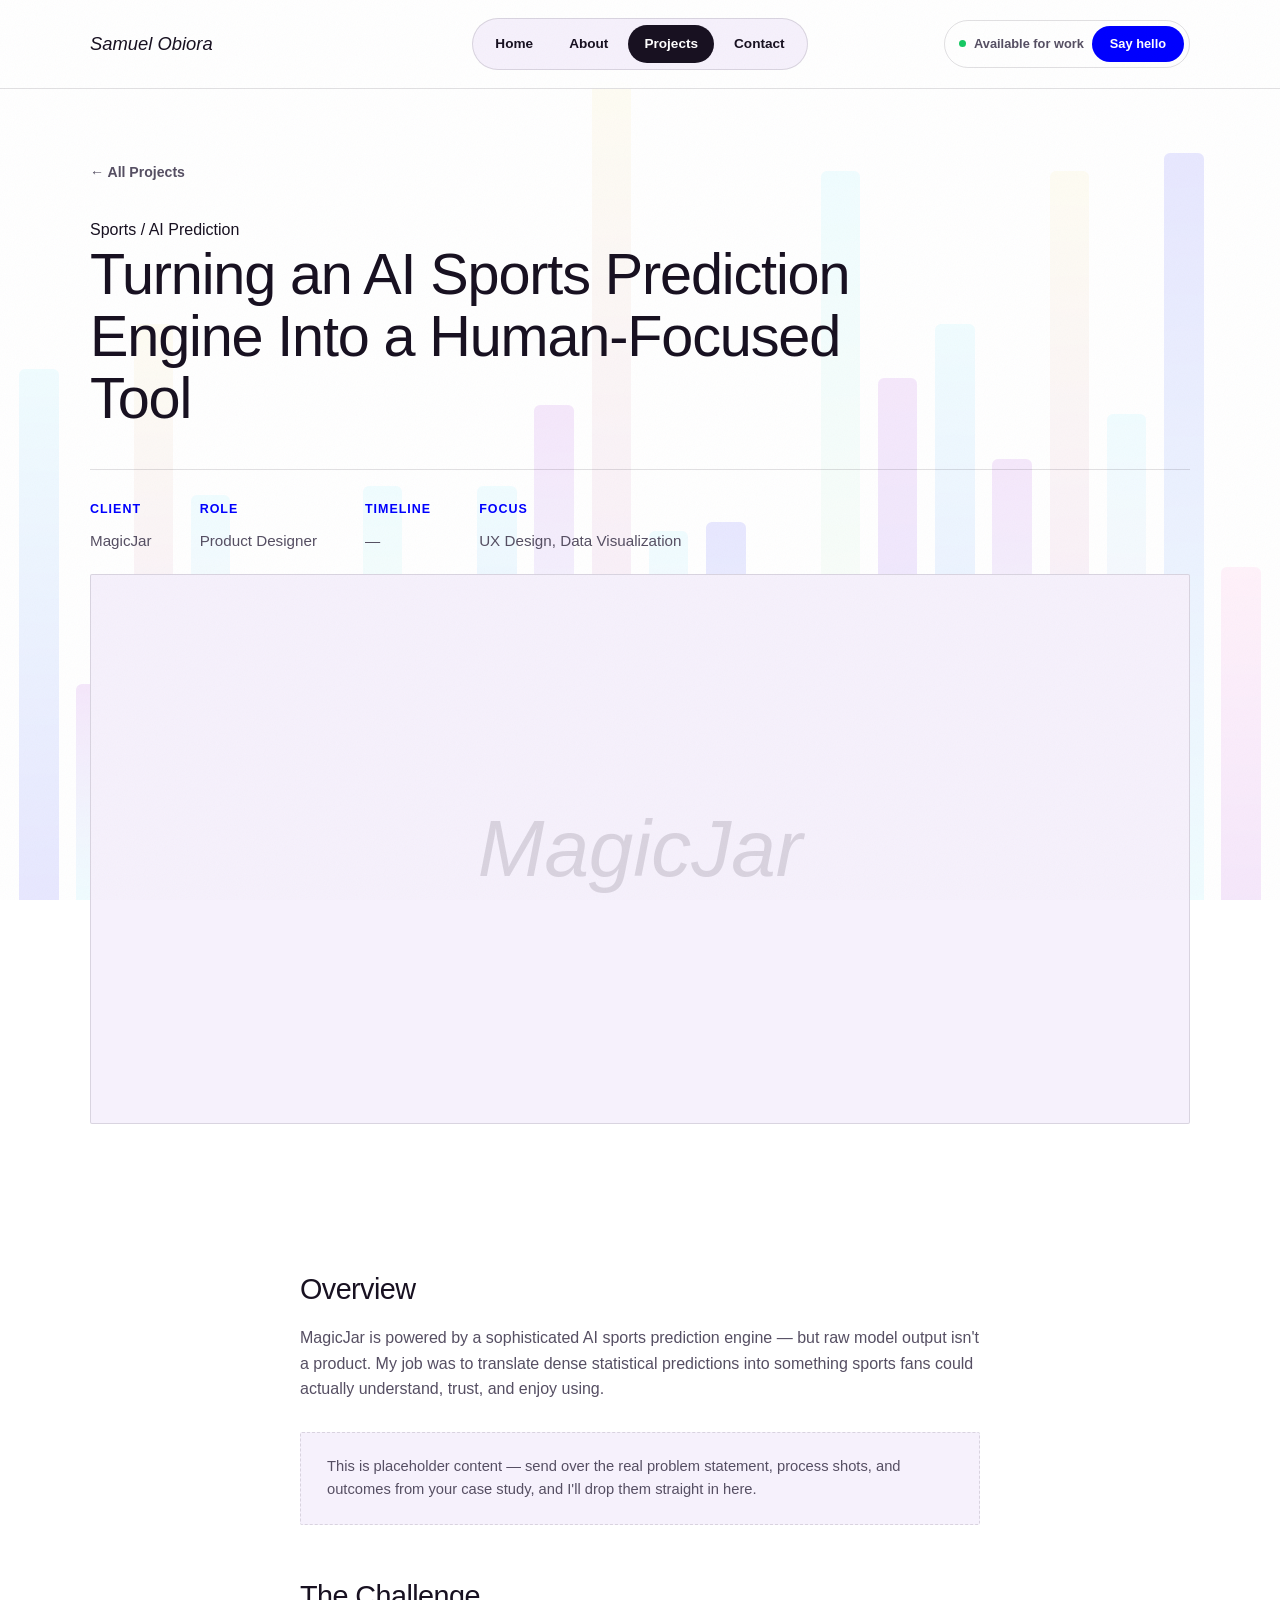
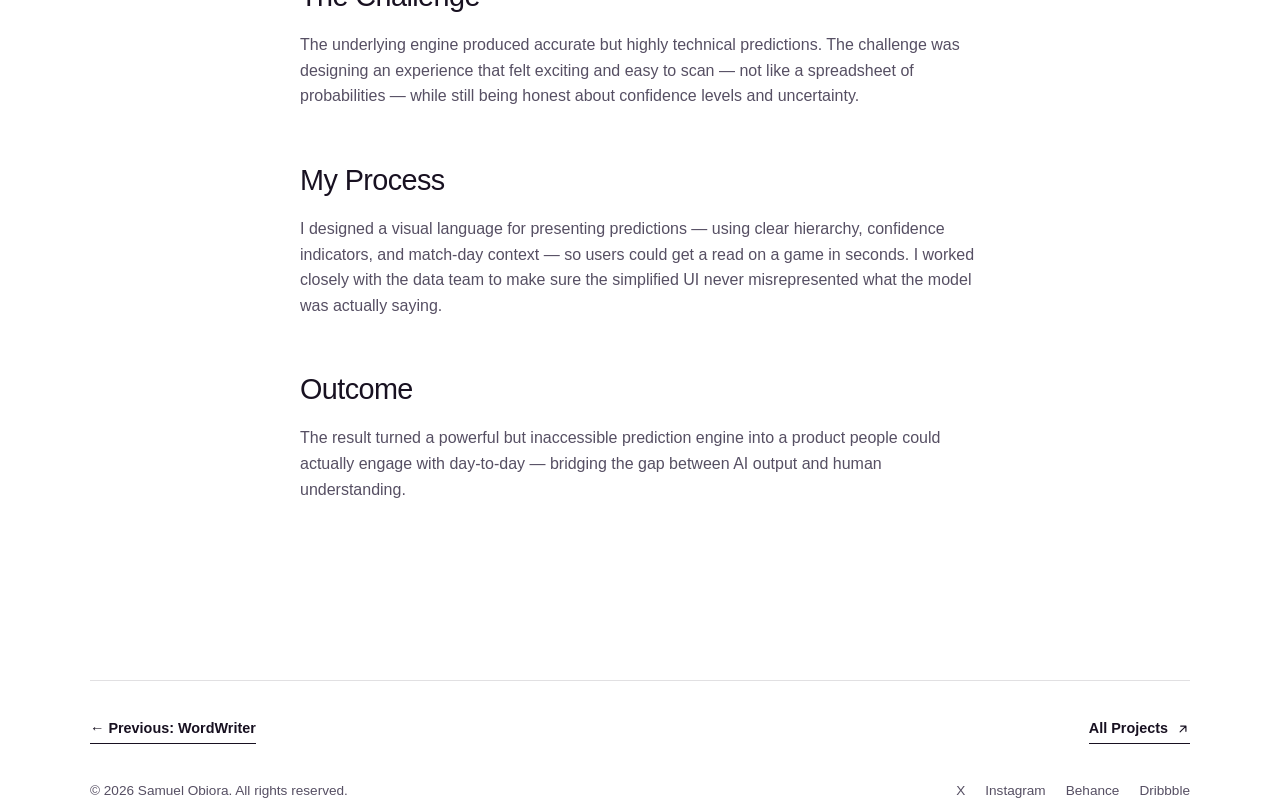
<file: project-magicjar.html>
<!DOCTYPE html>
<html lang="en">
<head>
<meta charset="UTF-8">
<meta name="viewport" content="width=device-width, initial-scale=1.0">
<title>MagicJar — Case Study | Samuel Obiora</title>
<link rel="stylesheet" href="styles.css">
</head>
<body>
<div class="page-holo-bg" aria-hidden="true">
  <div class="bar" style="--h:59%; --c1:#5ce1ff; --c2:#0000FF; --dur:6.3s; --del:0.47s;"></div>
  <div class="bar" style="--h:24%; --c1:#9400D3; --c2:#5ce1ff; --dur:3.4s; --del:0.64s;"></div>
  <div class="bar" style="--h:64%; --c1:#f2e07c; --c2:#9400D3; --dur:5.1s; --del:1.09s;"></div>
  <div class="bar" style="--h:45%; --c1:#5ce1ff; --c2:#ff6ec7; --dur:3.3s; --del:0.52s;"></div>
  <div class="bar" style="--h:26%; --c1:#0000FF; --c2:#5ce1ff; --dur:4.0s; --del:0.66s;"></div>
  <div class="bar" style="--h:25%; --c1:#ff6ec7; --c2:#9400D3; --dur:5.9s; --del:0.15s;"></div>
  <div class="bar" style="--h:46%; --c1:#5ce1ff; --c2:#f2e07c; --dur:5.3s; --del:0.7s;"></div>
  <div class="bar" style="--h:25%; --c1:#9400D3; --c2:#0000FF; --dur:5.1s; --del:0.48s;"></div>
  <div class="bar" style="--h:46%; --c1:#5ce1ff; --c2:#0000FF; --dur:3.4s; --del:1.03s;"></div>
  <div class="bar" style="--h:55%; --c1:#9400D3; --c2:#5ce1ff; --dur:4.6s; --del:0.65s;"></div>
  <div class="bar" style="--h:91%; --c1:#f2e07c; --c2:#9400D3; --dur:4.2s; --del:0.98s;"></div>
  <div class="bar" style="--h:41%; --c1:#5ce1ff; --c2:#ff6ec7; --dur:3.5s; --del:0.69s;"></div>
  <div class="bar" style="--h:42%; --c1:#0000FF; --c2:#5ce1ff; --dur:4.4s; --del:0.66s;"></div>
  <div class="bar" style="--h:26%; --c1:#ff6ec7; --c2:#9400D3; --dur:5.1s; --del:0.74s;"></div>
  <div class="bar" style="--h:81%; --c1:#5ce1ff; --c2:#f2e07c; --dur:5.4s; --del:0.51s;"></div>
  <div class="bar" style="--h:58%; --c1:#9400D3; --c2:#0000FF; --dur:4.7s; --del:1.11s;"></div>
  <div class="bar" style="--h:64%; --c1:#5ce1ff; --c2:#0000FF; --dur:4.2s; --del:0.95s;"></div>
  <div class="bar" style="--h:49%; --c1:#9400D3; --c2:#5ce1ff; --dur:3.5s; --del:0.36s;"></div>
  <div class="bar" style="--h:81%; --c1:#f2e07c; --c2:#9400D3; --dur:6.1s; --del:0.88s;"></div>
  <div class="bar" style="--h:54%; --c1:#5ce1ff; --c2:#ff6ec7; --dur:5.2s; --del:0.09s;"></div>
  <div class="bar" style="--h:83%; --c1:#0000FF; --c2:#5ce1ff; --dur:4.6s; --del:0.91s;"></div>
  <div class="bar" style="--h:37%; --c1:#ff6ec7; --c2:#9400D3; --dur:6.3s; --del:0.51s;"></div>
</div>


<header>
  <nav class="nav">
    <a href="index.html" class="logo">Samuel Obiora</a>
    <ul class="nav-links">
      <li><a href="index.html">Home</a></li>
      <li><a href="about.html">About</a></li>
      <li><a href="projects.html" class="active">Projects</a></li>
      <li><a href="index.html#contact">Contact</a></li>
    </ul>
    <div class="nav-right">
      <div class="status-badge">
        <span class="status-dot"></span>
        <span>Available for work</span>
        <a href="mailto:samuelobioradxn@gmail.com" class="status-cta">Say hello</a>
      </div>
      <button class="menu-toggle" aria-label="Menu">☰</button>
    </div>
  </nav>
</header>

<section class="cs-hero">
  <div class="wrap reveal">
    <a href="projects.html" class="back-link">← All Projects</a>
    <p class="eyebrow">Sports / AI Prediction</p>
    <h1>Turning an AI Sports Prediction Engine Into a Human-Focused Tool</h1>
    <div class="cs-meta-row">
      <div class="cs-meta"><strong>Client</strong><span>MagicJar</span></div>
      <div class="cs-meta"><strong>Role</strong><span>Product Designer</span></div>
      <div class="cs-meta"><strong>Timeline</strong><span>—</span></div>
      <div class="cs-meta"><strong>Focus</strong><span>UX Design, Data Visualization</span></div>
    </div>
    <div class="cs-cover"><span class="placeholder-mark">MagicJar</span></div>
  </div>
</section>

<section>
  <div class="wrap cs-body reveal">
    <h2>Overview</h2>
    <p>MagicJar is powered by a sophisticated AI sports prediction engine — but raw model output isn't a product. My job was to translate dense statistical predictions into something sports fans could actually understand, trust, and enjoy using.</p>

    <div class="cs-note">This is placeholder content — send over the real problem statement, process shots, and outcomes from your case study, and I'll drop them straight in here.</div>

    <h2>The Challenge</h2>
    <p>The underlying engine produced accurate but highly technical predictions. The challenge was designing an experience that felt exciting and easy to scan — not like a spreadsheet of probabilities — while still being honest about confidence levels and uncertainty.</p>

    <h2>My Process</h2>
    <p>I designed a visual language for presenting predictions — using clear hierarchy, confidence indicators, and match-day context — so users could get a read on a game in seconds. I worked closely with the data team to make sure the simplified UI never misrepresented what the model was actually saying.</p>

    <h2>Outcome</h2>
    <p>The result turned a powerful but inaccessible prediction engine into a product people could actually engage with day-to-day — bridging the gap between AI output and human understanding.</p>
  </div>
</section>

<div class="wrap">
  <div class="cs-nav-next reveal">
    <a href="project-wordwriter.html" class="project-link">← Previous: WordWriter</a>
    <a href="projects.html" class="project-link">All Projects
      <svg width="14" height="14" viewBox="0 0 24 24" fill="none"><path d="M7 17L17 7M17 7H8M17 7V16" stroke="currentColor" stroke-width="2" stroke-linecap="round" stroke-linejoin="round"/></svg>
    </a>
  </div>
</div>

<footer class="wrap">
  <p>© 2026 Samuel Obiora. All rights reserved.</p>
  <div class="socials">
    <a href="https://x.com/home" target="_blank" rel="noopener">X</a>
    <a href="https://www.instagram.com/" target="_blank" rel="noopener">Instagram</a>
    <a href="https://www.behance.net/" target="_blank" rel="noopener">Behance</a>
    <a href="https://dribbble.com/" target="_blank" rel="noopener">Dribbble</a>
  </div>
</footer>

<script src="script.js"></script>
</body>
</html>
</file>
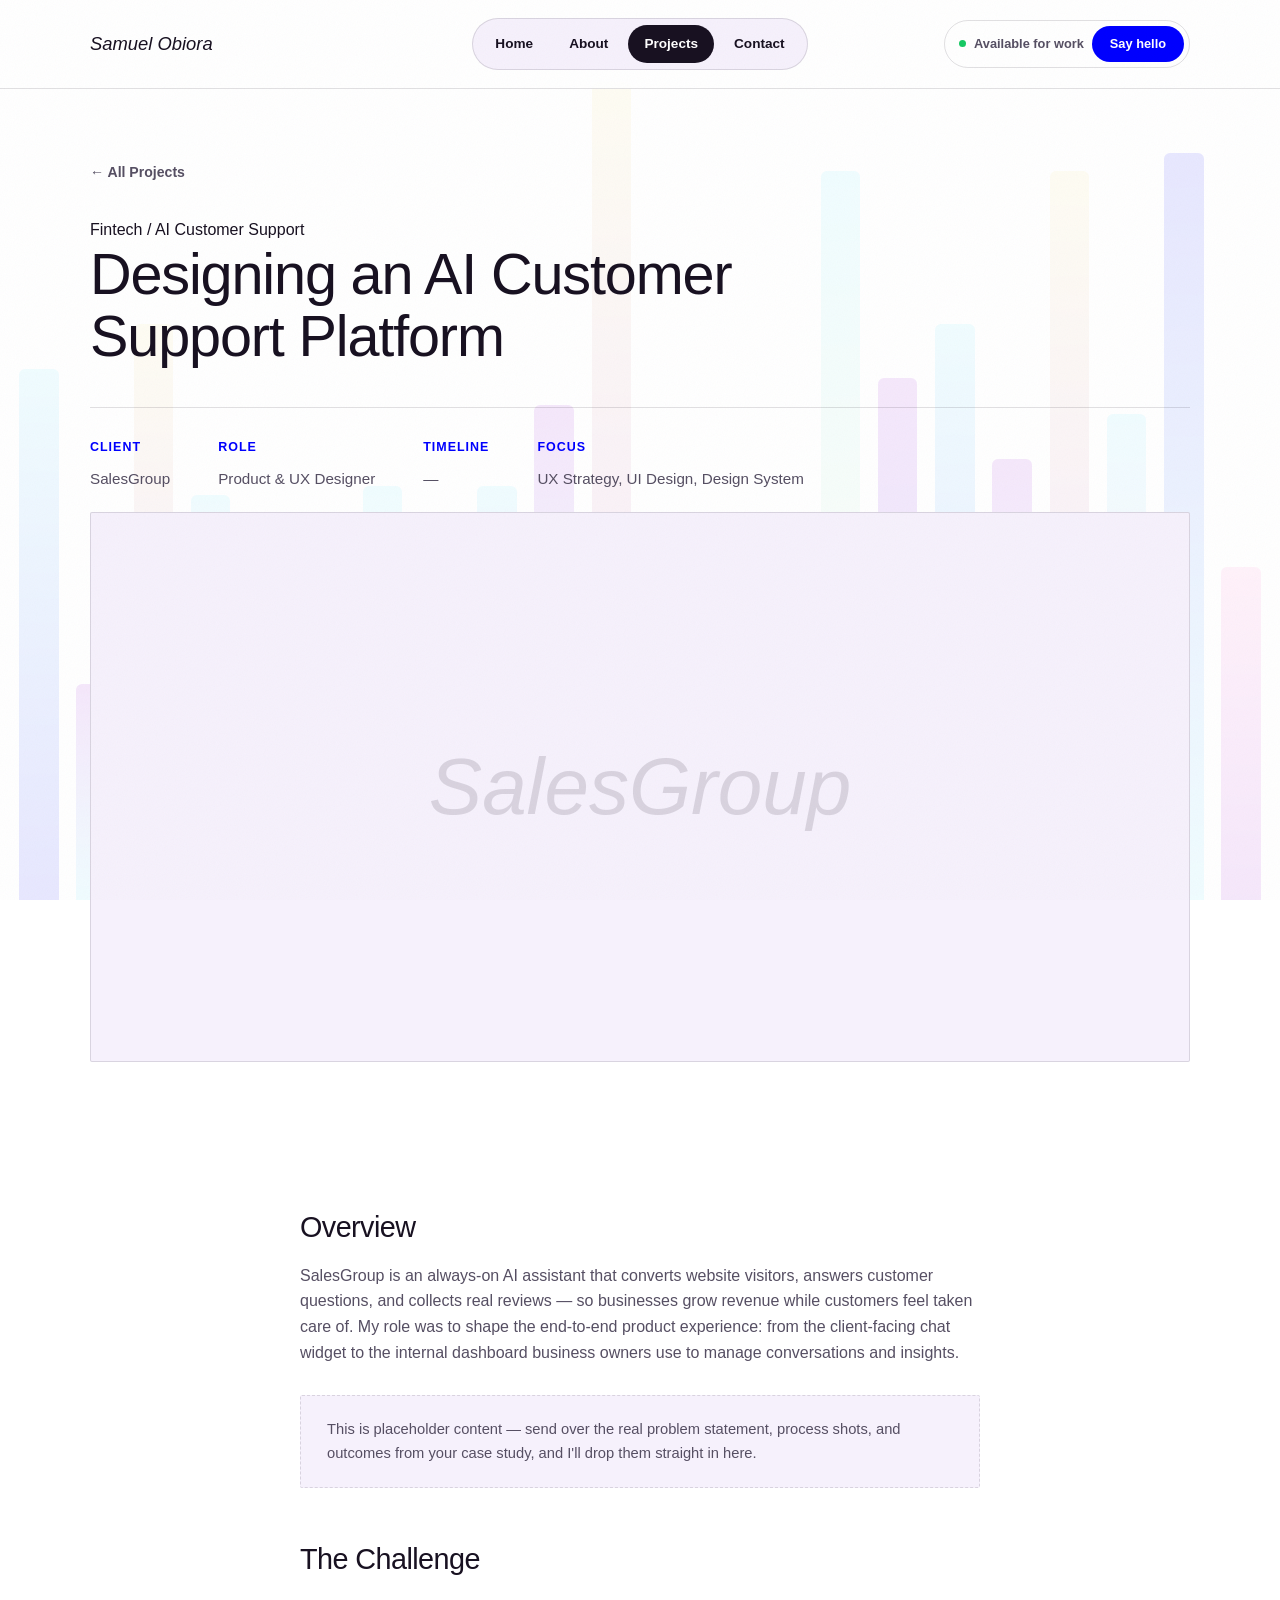
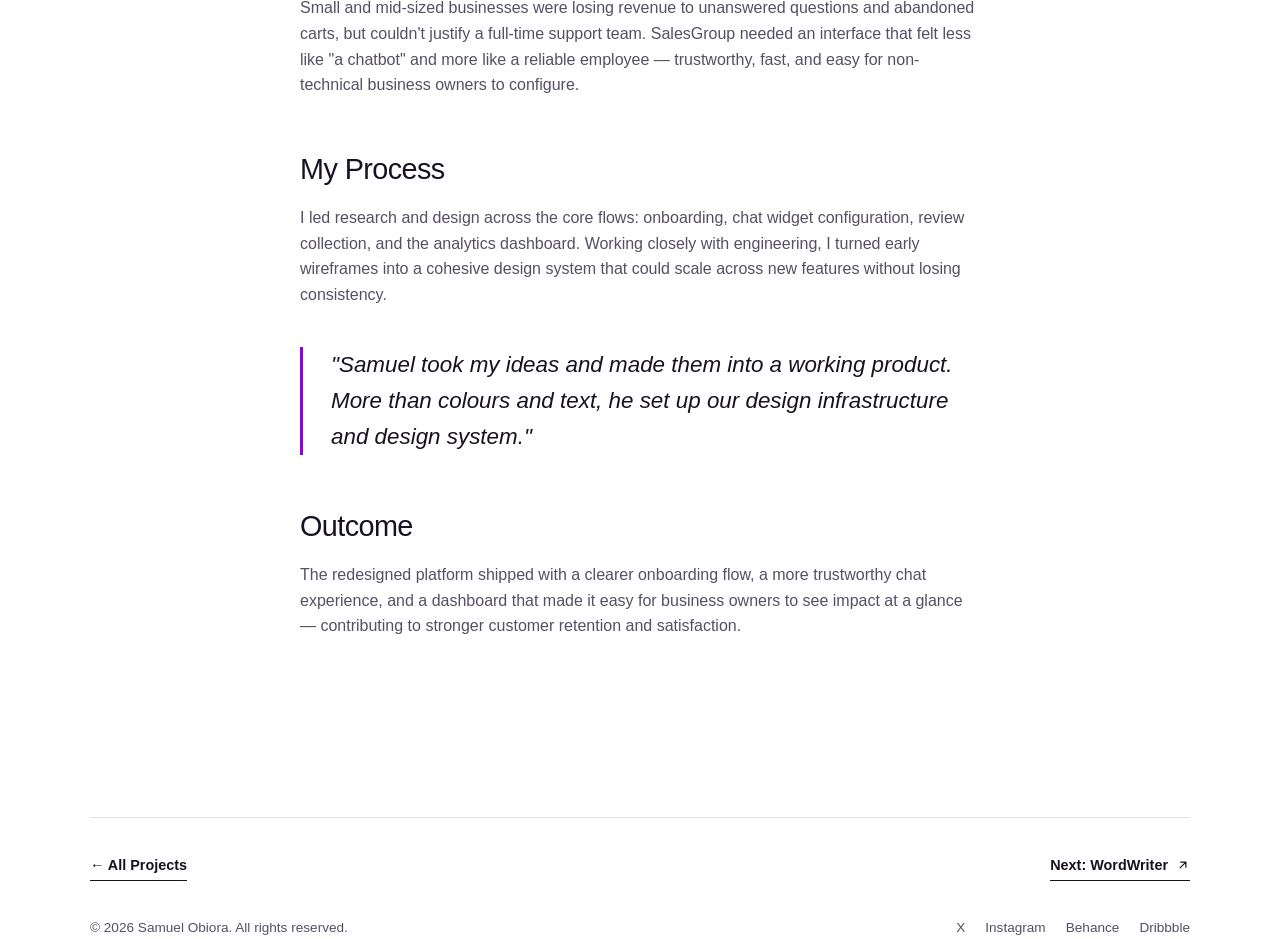
<file: project-salesgroup.html>
<!DOCTYPE html>
<html lang="en">
<head>
<meta charset="UTF-8">
<meta name="viewport" content="width=device-width, initial-scale=1.0">
<title>SalesGroup — Case Study | Samuel Obiora</title>
<link rel="stylesheet" href="styles.css">
</head>
<body>
<div class="page-holo-bg" aria-hidden="true">
  <div class="bar" style="--h:59%; --c1:#5ce1ff; --c2:#0000FF; --dur:6.3s; --del:0.47s;"></div>
  <div class="bar" style="--h:24%; --c1:#9400D3; --c2:#5ce1ff; --dur:3.4s; --del:0.64s;"></div>
  <div class="bar" style="--h:64%; --c1:#f2e07c; --c2:#9400D3; --dur:5.1s; --del:1.09s;"></div>
  <div class="bar" style="--h:45%; --c1:#5ce1ff; --c2:#ff6ec7; --dur:3.3s; --del:0.52s;"></div>
  <div class="bar" style="--h:26%; --c1:#0000FF; --c2:#5ce1ff; --dur:4.0s; --del:0.66s;"></div>
  <div class="bar" style="--h:25%; --c1:#ff6ec7; --c2:#9400D3; --dur:5.9s; --del:0.15s;"></div>
  <div class="bar" style="--h:46%; --c1:#5ce1ff; --c2:#f2e07c; --dur:5.3s; --del:0.7s;"></div>
  <div class="bar" style="--h:25%; --c1:#9400D3; --c2:#0000FF; --dur:5.1s; --del:0.48s;"></div>
  <div class="bar" style="--h:46%; --c1:#5ce1ff; --c2:#0000FF; --dur:3.4s; --del:1.03s;"></div>
  <div class="bar" style="--h:55%; --c1:#9400D3; --c2:#5ce1ff; --dur:4.6s; --del:0.65s;"></div>
  <div class="bar" style="--h:91%; --c1:#f2e07c; --c2:#9400D3; --dur:4.2s; --del:0.98s;"></div>
  <div class="bar" style="--h:41%; --c1:#5ce1ff; --c2:#ff6ec7; --dur:3.5s; --del:0.69s;"></div>
  <div class="bar" style="--h:42%; --c1:#0000FF; --c2:#5ce1ff; --dur:4.4s; --del:0.66s;"></div>
  <div class="bar" style="--h:26%; --c1:#ff6ec7; --c2:#9400D3; --dur:5.1s; --del:0.74s;"></div>
  <div class="bar" style="--h:81%; --c1:#5ce1ff; --c2:#f2e07c; --dur:5.4s; --del:0.51s;"></div>
  <div class="bar" style="--h:58%; --c1:#9400D3; --c2:#0000FF; --dur:4.7s; --del:1.11s;"></div>
  <div class="bar" style="--h:64%; --c1:#5ce1ff; --c2:#0000FF; --dur:4.2s; --del:0.95s;"></div>
  <div class="bar" style="--h:49%; --c1:#9400D3; --c2:#5ce1ff; --dur:3.5s; --del:0.36s;"></div>
  <div class="bar" style="--h:81%; --c1:#f2e07c; --c2:#9400D3; --dur:6.1s; --del:0.88s;"></div>
  <div class="bar" style="--h:54%; --c1:#5ce1ff; --c2:#ff6ec7; --dur:5.2s; --del:0.09s;"></div>
  <div class="bar" style="--h:83%; --c1:#0000FF; --c2:#5ce1ff; --dur:4.6s; --del:0.91s;"></div>
  <div class="bar" style="--h:37%; --c1:#ff6ec7; --c2:#9400D3; --dur:6.3s; --del:0.51s;"></div>
</div>


<header>
  <nav class="nav">
    <a href="index.html" class="logo">Samuel Obiora</a>
    <ul class="nav-links">
      <li><a href="index.html">Home</a></li>
      <li><a href="about.html">About</a></li>
      <li><a href="projects.html" class="active">Projects</a></li>
      <li><a href="index.html#contact">Contact</a></li>
    </ul>
    <div class="nav-right">
      <div class="status-badge">
        <span class="status-dot"></span>
        <span>Available for work</span>
        <a href="mailto:samuelobioradxn@gmail.com" class="status-cta">Say hello</a>
      </div>
      <button class="menu-toggle" aria-label="Menu">☰</button>
    </div>
  </nav>
</header>

<section class="cs-hero">
  <div class="wrap reveal">
    <a href="projects.html" class="back-link">← All Projects</a>
    <p class="eyebrow">Fintech / AI Customer Support</p>
    <h1>Designing an AI Customer Support Platform</h1>
    <div class="cs-meta-row">
      <div class="cs-meta"><strong>Client</strong><span>SalesGroup</span></div>
      <div class="cs-meta"><strong>Role</strong><span>Product & UX Designer</span></div>
      <div class="cs-meta"><strong>Timeline</strong><span>—</span></div>
      <div class="cs-meta"><strong>Focus</strong><span>UX Strategy, UI Design, Design System</span></div>
    </div>
    <div class="cs-cover"><span class="placeholder-mark">SalesGroup</span></div>
  </div>
</section>

<section>
  <div class="wrap cs-body reveal">
    <h2>Overview</h2>
    <p>SalesGroup is an always-on AI assistant that converts website visitors, answers customer questions, and collects real reviews — so businesses grow revenue while customers feel taken care of. My role was to shape the end-to-end product experience: from the client-facing chat widget to the internal dashboard business owners use to manage conversations and insights.</p>

    <div class="cs-note">This is placeholder content — send over the real problem statement, process shots, and outcomes from your case study, and I'll drop them straight in here.</div>

    <h2>The Challenge</h2>
    <p>Small and mid-sized businesses were losing revenue to unanswered questions and abandoned carts, but couldn't justify a full-time support team. SalesGroup needed an interface that felt less like "a chatbot" and more like a reliable employee — trustworthy, fast, and easy for non-technical business owners to configure.</p>

    <h2>My Process</h2>
    <p>I led research and design across the core flows: onboarding, chat widget configuration, review collection, and the analytics dashboard. Working closely with engineering, I turned early wireframes into a cohesive design system that could scale across new features without losing consistency.</p>

    <blockquote class="cs-quote">"Samuel took my ideas and made them into a working product. More than colours and text, he set up our design infrastructure and design system."</blockquote>

    <h2>Outcome</h2>
    <p>The redesigned platform shipped with a clearer onboarding flow, a more trustworthy chat experience, and a dashboard that made it easy for business owners to see impact at a glance — contributing to stronger customer retention and satisfaction.</p>
  </div>
</section>

<div class="wrap">
  <div class="cs-nav-next reveal">
    <a href="projects.html" class="project-link">← All Projects</a>
    <a href="project-wordwriter.html" class="project-link">Next: WordWriter
      <svg width="14" height="14" viewBox="0 0 24 24" fill="none"><path d="M7 17L17 7M17 7H8M17 7V16" stroke="currentColor" stroke-width="2" stroke-linecap="round" stroke-linejoin="round"/></svg>
    </a>
  </div>
</div>

<footer class="wrap">
  <p>© 2026 Samuel Obiora. All rights reserved.</p>
  <div class="socials">
    <a href="https://x.com/home" target="_blank" rel="noopener">X</a>
    <a href="https://www.instagram.com/" target="_blank" rel="noopener">Instagram</a>
    <a href="https://www.behance.net/" target="_blank" rel="noopener">Behance</a>
    <a href="https://dribbble.com/" target="_blank" rel="noopener">Dribbble</a>
  </div>
</footer>

<script src="script.js"></script>
</body>
</html>
</file>
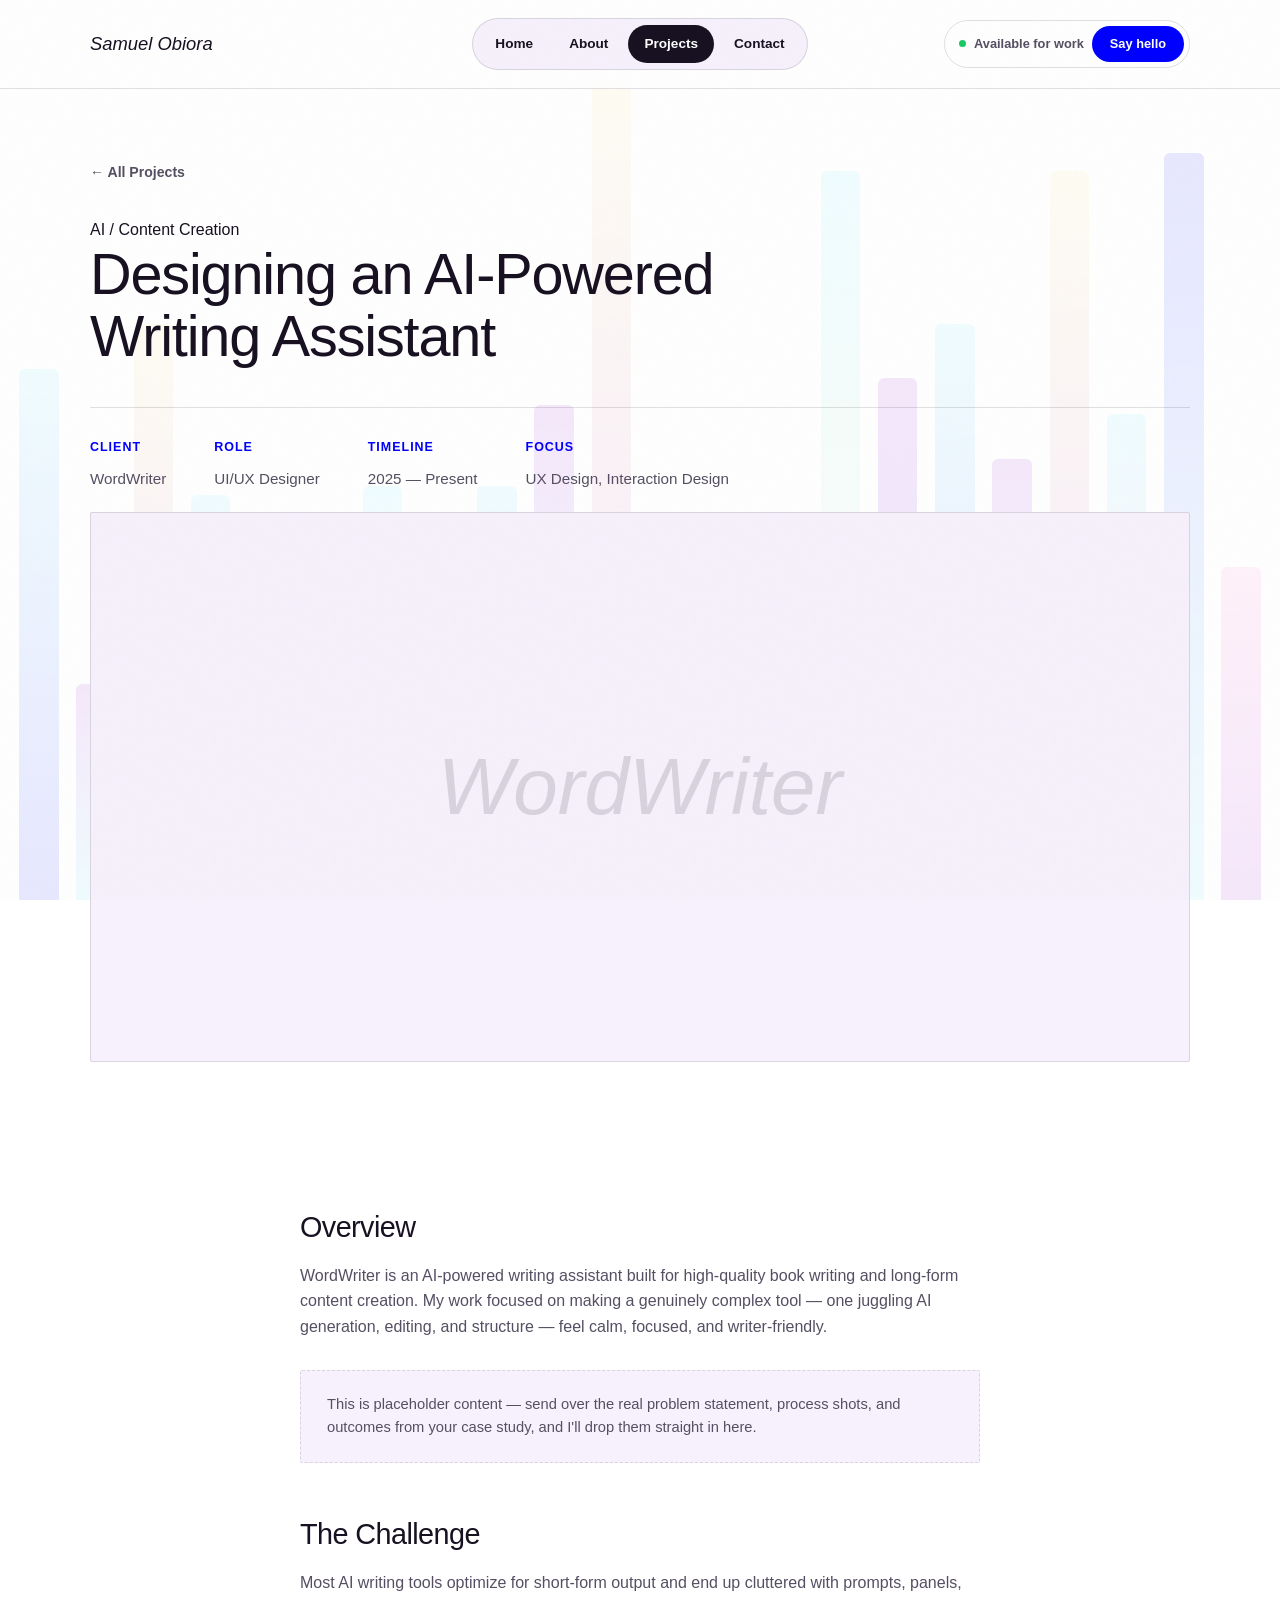
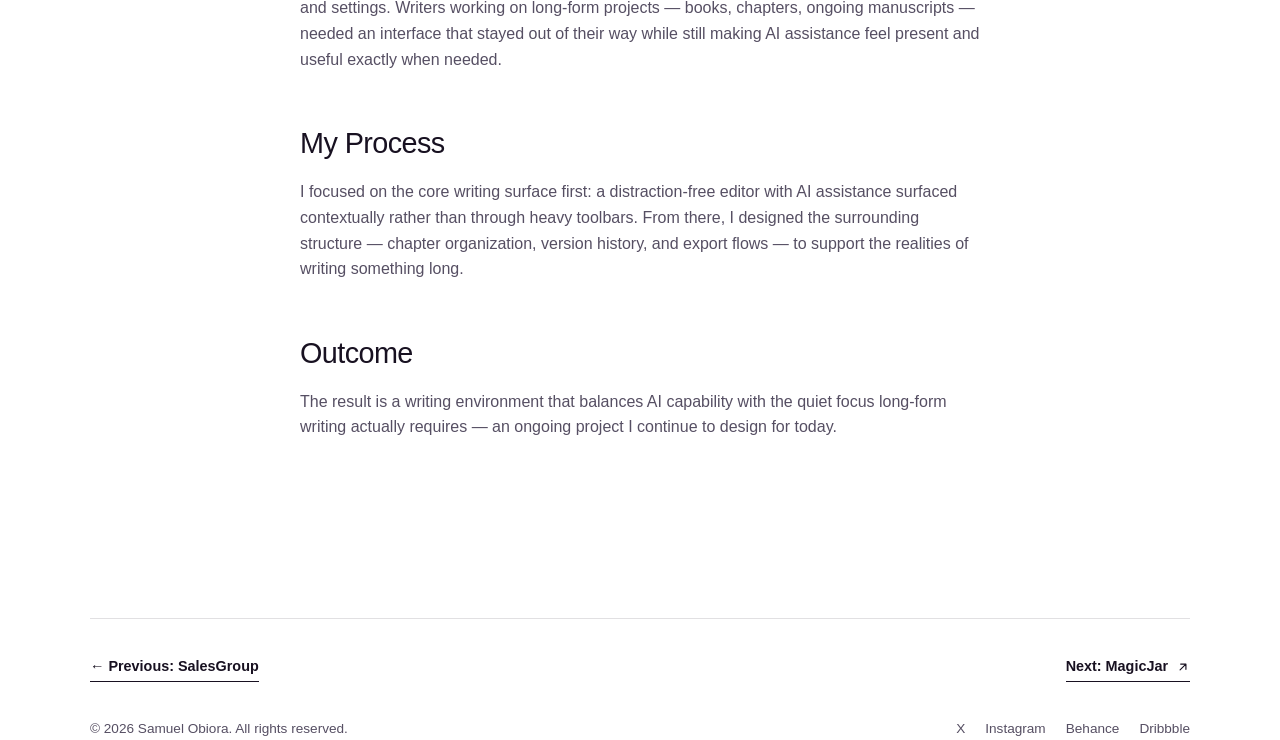
<file: project-wordwriter.html>
<!DOCTYPE html>
<html lang="en">
<head>
<meta charset="UTF-8">
<meta name="viewport" content="width=device-width, initial-scale=1.0">
<title>WordWriter — Case Study | Samuel Obiora</title>
<link rel="stylesheet" href="styles.css">
</head>
<body>
<div class="page-holo-bg" aria-hidden="true">
  <div class="bar" style="--h:59%; --c1:#5ce1ff; --c2:#0000FF; --dur:6.3s; --del:0.47s;"></div>
  <div class="bar" style="--h:24%; --c1:#9400D3; --c2:#5ce1ff; --dur:3.4s; --del:0.64s;"></div>
  <div class="bar" style="--h:64%; --c1:#f2e07c; --c2:#9400D3; --dur:5.1s; --del:1.09s;"></div>
  <div class="bar" style="--h:45%; --c1:#5ce1ff; --c2:#ff6ec7; --dur:3.3s; --del:0.52s;"></div>
  <div class="bar" style="--h:26%; --c1:#0000FF; --c2:#5ce1ff; --dur:4.0s; --del:0.66s;"></div>
  <div class="bar" style="--h:25%; --c1:#ff6ec7; --c2:#9400D3; --dur:5.9s; --del:0.15s;"></div>
  <div class="bar" style="--h:46%; --c1:#5ce1ff; --c2:#f2e07c; --dur:5.3s; --del:0.7s;"></div>
  <div class="bar" style="--h:25%; --c1:#9400D3; --c2:#0000FF; --dur:5.1s; --del:0.48s;"></div>
  <div class="bar" style="--h:46%; --c1:#5ce1ff; --c2:#0000FF; --dur:3.4s; --del:1.03s;"></div>
  <div class="bar" style="--h:55%; --c1:#9400D3; --c2:#5ce1ff; --dur:4.6s; --del:0.65s;"></div>
  <div class="bar" style="--h:91%; --c1:#f2e07c; --c2:#9400D3; --dur:4.2s; --del:0.98s;"></div>
  <div class="bar" style="--h:41%; --c1:#5ce1ff; --c2:#ff6ec7; --dur:3.5s; --del:0.69s;"></div>
  <div class="bar" style="--h:42%; --c1:#0000FF; --c2:#5ce1ff; --dur:4.4s; --del:0.66s;"></div>
  <div class="bar" style="--h:26%; --c1:#ff6ec7; --c2:#9400D3; --dur:5.1s; --del:0.74s;"></div>
  <div class="bar" style="--h:81%; --c1:#5ce1ff; --c2:#f2e07c; --dur:5.4s; --del:0.51s;"></div>
  <div class="bar" style="--h:58%; --c1:#9400D3; --c2:#0000FF; --dur:4.7s; --del:1.11s;"></div>
  <div class="bar" style="--h:64%; --c1:#5ce1ff; --c2:#0000FF; --dur:4.2s; --del:0.95s;"></div>
  <div class="bar" style="--h:49%; --c1:#9400D3; --c2:#5ce1ff; --dur:3.5s; --del:0.36s;"></div>
  <div class="bar" style="--h:81%; --c1:#f2e07c; --c2:#9400D3; --dur:6.1s; --del:0.88s;"></div>
  <div class="bar" style="--h:54%; --c1:#5ce1ff; --c2:#ff6ec7; --dur:5.2s; --del:0.09s;"></div>
  <div class="bar" style="--h:83%; --c1:#0000FF; --c2:#5ce1ff; --dur:4.6s; --del:0.91s;"></div>
  <div class="bar" style="--h:37%; --c1:#ff6ec7; --c2:#9400D3; --dur:6.3s; --del:0.51s;"></div>
</div>


<header>
  <nav class="nav">
    <a href="index.html" class="logo">Samuel Obiora</a>
    <ul class="nav-links">
      <li><a href="index.html">Home</a></li>
      <li><a href="about.html">About</a></li>
      <li><a href="projects.html" class="active">Projects</a></li>
      <li><a href="index.html#contact">Contact</a></li>
    </ul>
    <div class="nav-right">
      <div class="status-badge">
        <span class="status-dot"></span>
        <span>Available for work</span>
        <a href="mailto:samuelobioradxn@gmail.com" class="status-cta">Say hello</a>
      </div>
      <button class="menu-toggle" aria-label="Menu">☰</button>
    </div>
  </nav>
</header>

<section class="cs-hero">
  <div class="wrap reveal">
    <a href="projects.html" class="back-link">← All Projects</a>
    <p class="eyebrow">AI / Content Creation</p>
    <h1>Designing an AI-Powered Writing Assistant</h1>
    <div class="cs-meta-row">
      <div class="cs-meta"><strong>Client</strong><span>WordWriter</span></div>
      <div class="cs-meta"><strong>Role</strong><span>UI/UX Designer</span></div>
      <div class="cs-meta"><strong>Timeline</strong><span>2025 — Present</span></div>
      <div class="cs-meta"><strong>Focus</strong><span>UX Design, Interaction Design</span></div>
    </div>
    <div class="cs-cover"><span class="placeholder-mark">WordWriter</span></div>
  </div>
</section>

<section>
  <div class="wrap cs-body reveal">
    <h2>Overview</h2>
    <p>WordWriter is an AI-powered writing assistant built for high-quality book writing and long-form content creation. My work focused on making a genuinely complex tool — one juggling AI generation, editing, and structure — feel calm, focused, and writer-friendly.</p>

    <div class="cs-note">This is placeholder content — send over the real problem statement, process shots, and outcomes from your case study, and I'll drop them straight in here.</div>

    <h2>The Challenge</h2>
    <p>Most AI writing tools optimize for short-form output and end up cluttered with prompts, panels, and settings. Writers working on long-form projects — books, chapters, ongoing manuscripts — needed an interface that stayed out of their way while still making AI assistance feel present and useful exactly when needed.</p>

    <h2>My Process</h2>
    <p>I focused on the core writing surface first: a distraction-free editor with AI assistance surfaced contextually rather than through heavy toolbars. From there, I designed the surrounding structure — chapter organization, version history, and export flows — to support the realities of writing something long.</p>

    <h2>Outcome</h2>
    <p>The result is a writing environment that balances AI capability with the quiet focus long-form writing actually requires — an ongoing project I continue to design for today.</p>
  </div>
</section>

<div class="wrap">
  <div class="cs-nav-next reveal">
    <a href="project-salesgroup.html" class="project-link">← Previous: SalesGroup</a>
    <a href="project-magicjar.html" class="project-link">Next: MagicJar
      <svg width="14" height="14" viewBox="0 0 24 24" fill="none"><path d="M7 17L17 7M17 7H8M17 7V16" stroke="currentColor" stroke-width="2" stroke-linecap="round" stroke-linejoin="round"/></svg>
    </a>
  </div>
</div>

<footer class="wrap">
  <p>© 2026 Samuel Obiora. All rights reserved.</p>
  <div class="socials">
    <a href="https://x.com/home" target="_blank" rel="noopener">X</a>
    <a href="https://www.instagram.com/" target="_blank" rel="noopener">Instagram</a>
    <a href="https://www.behance.net/" target="_blank" rel="noopener">Behance</a>
    <a href="https://dribbble.com/" target="_blank" rel="noopener">Dribbble</a>
  </div>
</footer>

<script src="script.js"></script>
</body>
</html>
</file>
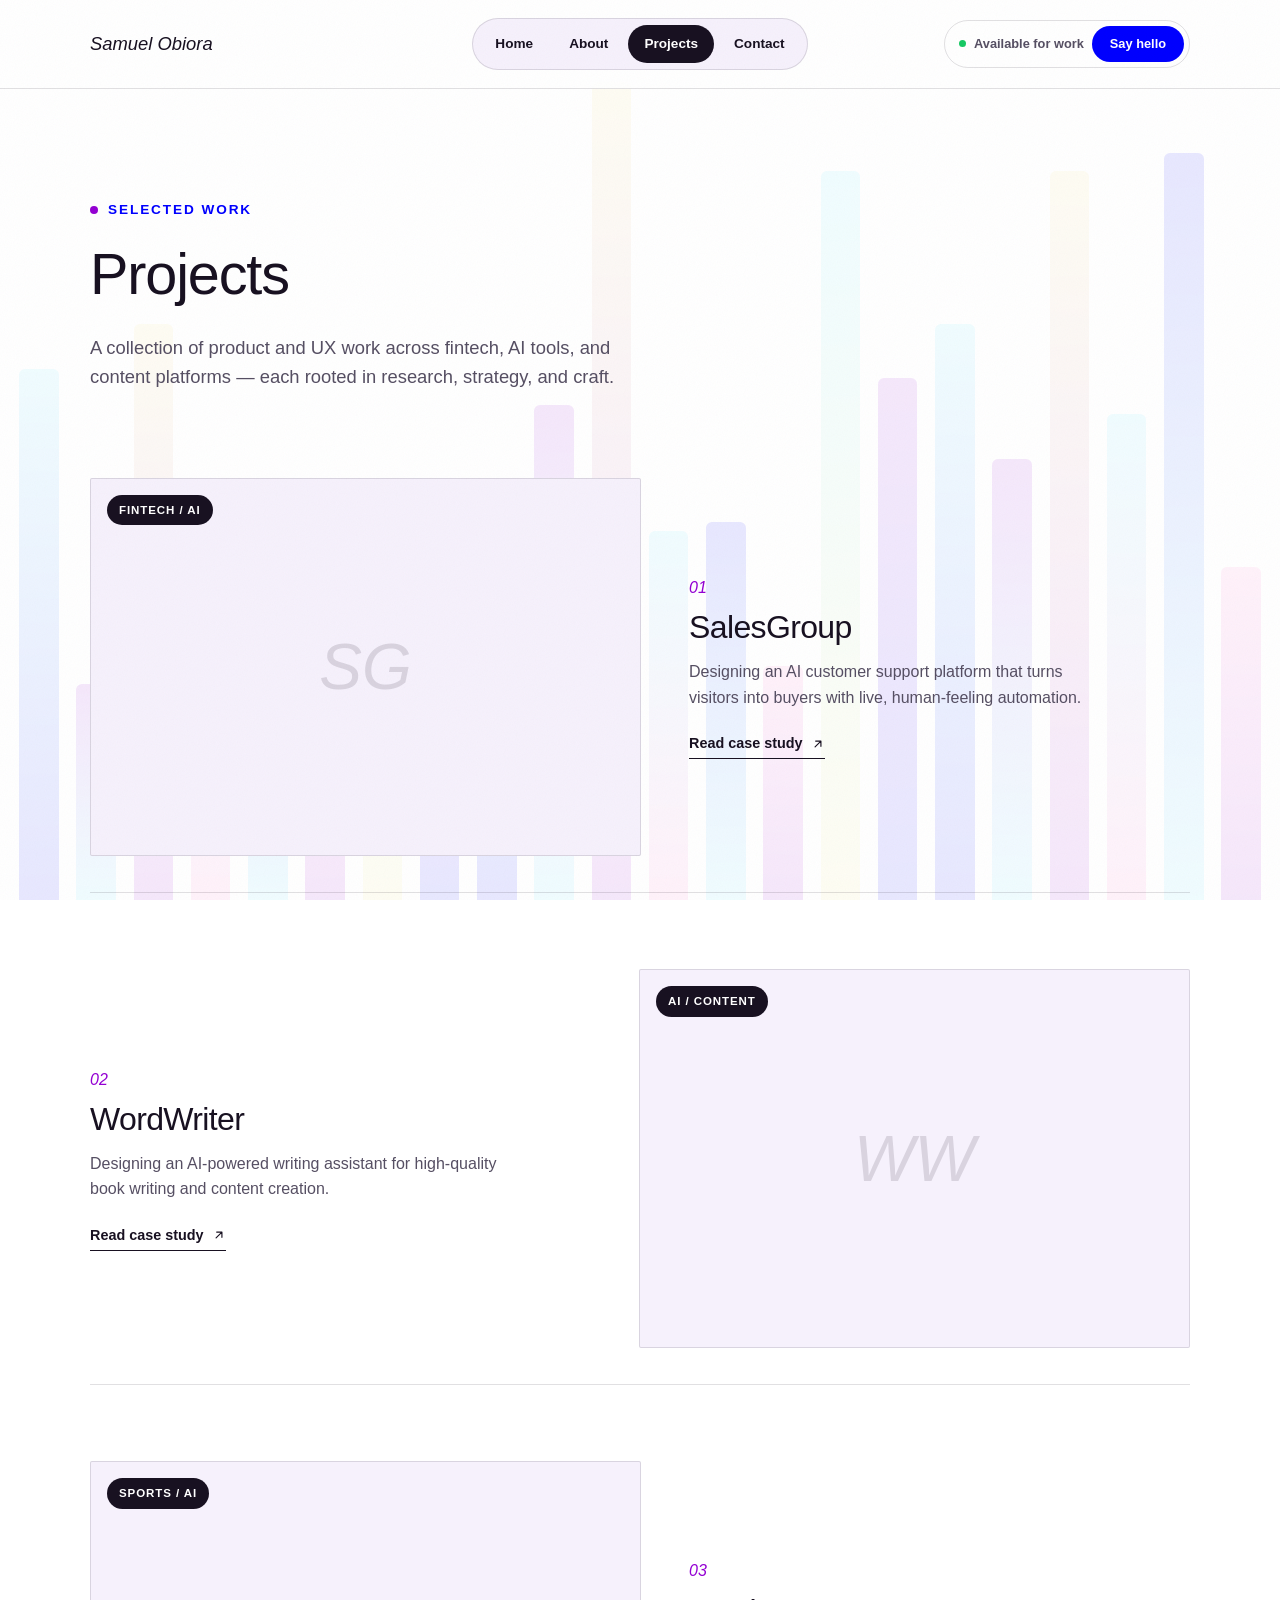
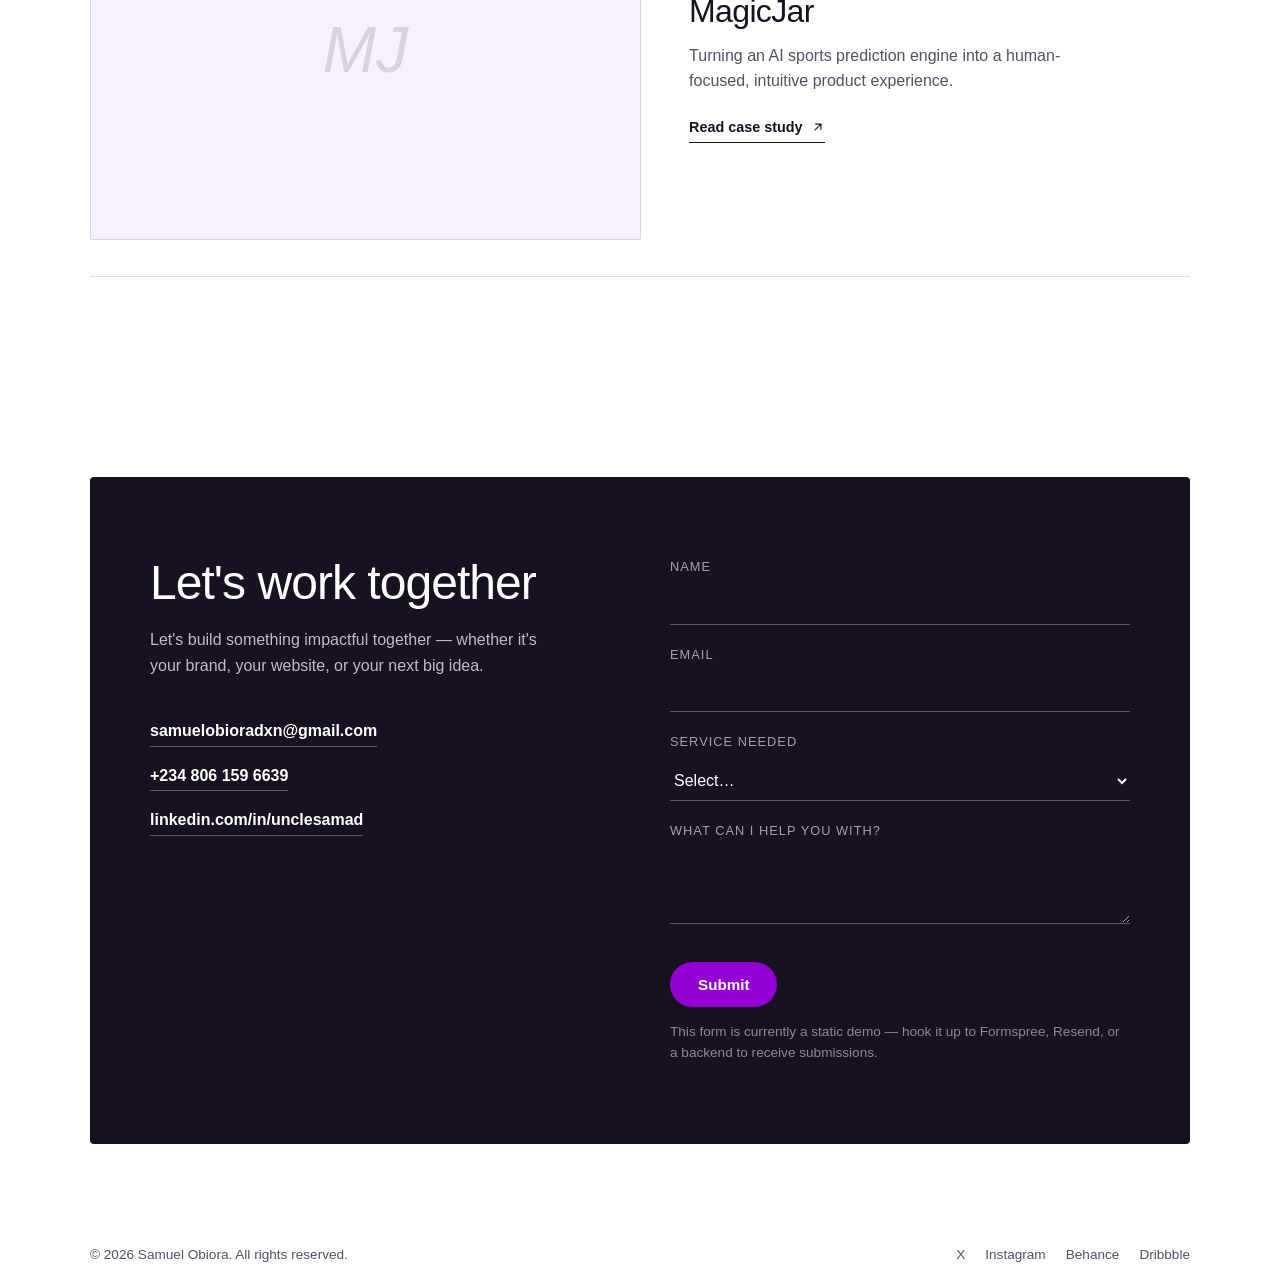
<file: projects.html>
<!DOCTYPE html>
<html lang="en">
<head>
<meta charset="UTF-8">
<meta name="viewport" content="width=device-width, initial-scale=1.0">
<title>Projects — Samuel Obiora</title>
<link rel="stylesheet" href="styles.css">
</head>
<body>
<div class="page-holo-bg" aria-hidden="true">
  <div class="bar" style="--h:59%; --c1:#5ce1ff; --c2:#0000FF; --dur:6.3s; --del:0.47s;"></div>
  <div class="bar" style="--h:24%; --c1:#9400D3; --c2:#5ce1ff; --dur:3.4s; --del:0.64s;"></div>
  <div class="bar" style="--h:64%; --c1:#f2e07c; --c2:#9400D3; --dur:5.1s; --del:1.09s;"></div>
  <div class="bar" style="--h:45%; --c1:#5ce1ff; --c2:#ff6ec7; --dur:3.3s; --del:0.52s;"></div>
  <div class="bar" style="--h:26%; --c1:#0000FF; --c2:#5ce1ff; --dur:4.0s; --del:0.66s;"></div>
  <div class="bar" style="--h:25%; --c1:#ff6ec7; --c2:#9400D3; --dur:5.9s; --del:0.15s;"></div>
  <div class="bar" style="--h:46%; --c1:#5ce1ff; --c2:#f2e07c; --dur:5.3s; --del:0.7s;"></div>
  <div class="bar" style="--h:25%; --c1:#9400D3; --c2:#0000FF; --dur:5.1s; --del:0.48s;"></div>
  <div class="bar" style="--h:46%; --c1:#5ce1ff; --c2:#0000FF; --dur:3.4s; --del:1.03s;"></div>
  <div class="bar" style="--h:55%; --c1:#9400D3; --c2:#5ce1ff; --dur:4.6s; --del:0.65s;"></div>
  <div class="bar" style="--h:91%; --c1:#f2e07c; --c2:#9400D3; --dur:4.2s; --del:0.98s;"></div>
  <div class="bar" style="--h:41%; --c1:#5ce1ff; --c2:#ff6ec7; --dur:3.5s; --del:0.69s;"></div>
  <div class="bar" style="--h:42%; --c1:#0000FF; --c2:#5ce1ff; --dur:4.4s; --del:0.66s;"></div>
  <div class="bar" style="--h:26%; --c1:#ff6ec7; --c2:#9400D3; --dur:5.1s; --del:0.74s;"></div>
  <div class="bar" style="--h:81%; --c1:#5ce1ff; --c2:#f2e07c; --dur:5.4s; --del:0.51s;"></div>
  <div class="bar" style="--h:58%; --c1:#9400D3; --c2:#0000FF; --dur:4.7s; --del:1.11s;"></div>
  <div class="bar" style="--h:64%; --c1:#5ce1ff; --c2:#0000FF; --dur:4.2s; --del:0.95s;"></div>
  <div class="bar" style="--h:49%; --c1:#9400D3; --c2:#5ce1ff; --dur:3.5s; --del:0.36s;"></div>
  <div class="bar" style="--h:81%; --c1:#f2e07c; --c2:#9400D3; --dur:6.1s; --del:0.88s;"></div>
  <div class="bar" style="--h:54%; --c1:#5ce1ff; --c2:#ff6ec7; --dur:5.2s; --del:0.09s;"></div>
  <div class="bar" style="--h:83%; --c1:#0000FF; --c2:#5ce1ff; --dur:4.6s; --del:0.91s;"></div>
  <div class="bar" style="--h:37%; --c1:#ff6ec7; --c2:#9400D3; --dur:6.3s; --del:0.51s;"></div>
</div>


<header>
  <nav class="nav">
    <a href="index.html" class="logo">Samuel Obiora</a>
    <ul class="nav-links">
      <li><a href="index.html">Home</a></li>
      <li><a href="about.html">About</a></li>
      <li><a href="projects.html" class="active">Projects</a></li>
      <li><a href="index.html#contact">Contact</a></li>
    </ul>
    <div class="nav-right">
      <div class="status-badge">
        <span class="status-dot"></span>
        <span>Available for work</span>
        <a href="mailto:samuelobioradxn@gmail.com" class="status-cta">Say hello</a>
      </div>
      <button class="menu-toggle" aria-label="Menu">☰</button>
    </div>
  </nav>
</header>

<section class="hero" style="padding-bottom:50px;">
  <div class="wrap reveal">
    <p class="eyebrow">Selected Work</p>
    <h1 style="font-size:clamp(2.2rem,5vw,3.6rem);">Projects</h1>
    <p class="hero-sub">A collection of product and UX work across fintech, AI tools, and content platforms — each rooted in research, strategy, and craft.</p>
  </div>
</section>

<section style="padding-top:0;">
  <div class="wrap">
    <div class="projects-grid">
      <a href="project-salesgroup.html" class="project-card reveal">
        <div class="project-media">
          <span class="tag">Fintech / AI</span>
          <span class="placeholder-mark">SG</span>
        </div>
        <div class="project-info">
          <span class="project-num">01</span>
          <h3>SalesGroup</h3>
          <p>Designing an AI customer support platform that turns visitors into buyers with live, human-feeling automation.</p>
          <span class="project-link">Read case study
            <svg width="14" height="14" viewBox="0 0 24 24" fill="none"><path d="M7 17L17 7M17 7H8M17 7V16" stroke="currentColor" stroke-width="2" stroke-linecap="round" stroke-linejoin="round"/></svg>
          </span>
        </div>
      </a>

      <a href="project-wordwriter.html" class="project-card reveal">
        <div class="project-media">
          <span class="tag">AI / Content</span>
          <span class="placeholder-mark">WW</span>
        </div>
        <div class="project-info">
          <span class="project-num">02</span>
          <h3>WordWriter</h3>
          <p>Designing an AI-powered writing assistant for high-quality book writing and content creation.</p>
          <span class="project-link">Read case study
            <svg width="14" height="14" viewBox="0 0 24 24" fill="none"><path d="M7 17L17 7M17 7H8M17 7V16" stroke="currentColor" stroke-width="2" stroke-linecap="round" stroke-linejoin="round"/></svg>
          </span>
        </div>
      </a>

      <a href="project-magicjar.html" class="project-card reveal">
        <div class="project-media">
          <span class="tag">Sports / AI</span>
          <span class="placeholder-mark">MJ</span>
        </div>
        <div class="project-info">
          <span class="project-num">03</span>
          <h3>MagicJar</h3>
          <p>Turning an AI sports prediction engine into a human-focused, intuitive product experience.</p>
          <span class="project-link">Read case study
            <svg width="14" height="14" viewBox="0 0 24 24" fill="none"><path d="M7 17L17 7M17 7H8M17 7V16" stroke="currentColor" stroke-width="2" stroke-linecap="round" stroke-linejoin="round"/></svg>
          </span>
        </div>
      </a>
    </div>
  </div>
</section>

<section id="contact">
  <div class="wrap reveal">
    <div class="contact-block">
      <div>
        <h2>Let's work together</h2>
        <p class="contact-copy">Let's build something impactful together — whether it's your brand, your website, or your next big idea.</p>
        <div class="contact-meta">
          <a href="mailto:samuelobioradxn@gmail.com">samuelobioradxn@gmail.com</a>
          <a href="tel:+2348061596639">+234 806 159 6639</a>
          <a href="https://linkedin.com/in/unclesamad" target="_blank" rel="noopener">linkedin.com/in/unclesamad</a>
        </div>
      </div>
      <form class="contact-form">
        <div class="field">
          <label for="name">Name</label>
          <input type="text" id="name" name="name" required>
        </div>
        <div class="field">
          <label for="email">Email</label>
          <input type="email" id="email" name="email" required>
        </div>
        <div class="field">
          <label for="service">Service Needed</label>
          <select id="service" name="service">
            <option value="">Select…</option>
            <option>Branding</option>
            <option>Web Design</option>
            <option>UI / UX</option>
          </select>
        </div>
        <div class="field">
          <label for="message">What can I help you with?</label>
          <textarea id="message" name="message" rows="3"></textarea>
        </div>
        <button type="submit" class="btn btn-primary">Submit</button>
        <p class="form-note">This form is currently a static demo — hook it up to Formspree, Resend, or a backend to receive submissions.</p>
      </form>
    </div>
  </div>
</section>

<footer class="wrap">
  <p>© 2026 Samuel Obiora. All rights reserved.</p>
  <div class="socials">
    <a href="https://x.com/home" target="_blank" rel="noopener">X</a>
    <a href="https://www.instagram.com/" target="_blank" rel="noopener">Instagram</a>
    <a href="https://www.behance.net/" target="_blank" rel="noopener">Behance</a>
    <a href="https://dribbble.com/" target="_blank" rel="noopener">Dribbble</a>
  </div>
</footer>

<script src="script.js"></script>
</body>
</html>
</file>
<file: styles.css>
/* ============================================
   Samuel Obiora — Portfolio Design System
   Helvetica Neue throughout, white base, violet (#9400D3) + blue (#0000FF) brand accents
   ============================================ */

@import url('https://fonts.googleapis.com/css2?family=Anton&display=swap');

:root {
  --cream: #ffffff;
  --cream-deep: #f6f1fc;
  --ink: #181121;
  --ink-soft: #564f63;
  --rust: #9400D3;
  --rust-deep: #0000FF;
  --olive: #4b3f66;
  --line: rgba(24, 17, 33, 0.13);
  --paper-shadow: 0 1px 0 rgba(24,17,33,0.05);
  --radius: 2px;
  --ease: cubic-bezier(0.16, 1, 0.3, 1);
}

* { margin: 0; padding: 0; box-sizing: border-box; }

html { scroll-behavior: smooth; }

body {
  background: var(--cream);
  color: var(--ink);
  font-family: 'Helvetica Neue', Helvetica, Arial, sans-serif;
  font-size: 16px;
  line-height: 1.6;
  position: relative;
  overflow-x: hidden;
}

/* Grain texture overlay */
body::before {
  content: "";
  position: fixed;
  inset: 0;
  pointer-events: none;
  z-index: 999;
  opacity: 0.045;
  background-image: url("data:image/svg+xml,%3Csvg xmlns='http://www.w3.org/2000/svg' width='120' height='120'%3E%3Cfilter id='n'%3E%3CfeTurbulence type='fractalNoise' baseFrequency='0.9' numOctaves='2' stitchTiles='stitch'/%3E%3C/filter%3E%3Crect width='100%25' height='100%25' filter='url(%23n)'/%3E%3C/svg%3E");
  mix-blend-mode: multiply;
}

h1, h2, h3, h4 {
  font-family: 'Helvetica Neue', Helvetica, Arial, sans-serif;
  font-weight: 500;
  letter-spacing: -0.02em;
  line-height: 1.08;
  color: var(--ink);
}

a { color: inherit; text-decoration: none; }

.wrap {
  max-width: 1180px;
  margin: 0 auto;
  padding: 0 40px;
}

/* ---------- Header ---------- */
header {
  position: sticky;
  top: 0;
  z-index: 100;
  background: rgba(255, 255, 255, 0.86);
  backdrop-filter: blur(10px);
  border-bottom: 1px solid var(--line);
}

.nav {
  display: grid;
  grid-template-columns: 1fr auto 1fr;
  align-items: center;
  padding: 18px 40px;
  max-width: 1180px;
  margin: 0 auto;
  gap: 16px;
}

.logo {
  font-family: 'Helvetica Neue', Helvetica, Arial, sans-serif;
  font-size: 1.15rem;
  font-weight: 500;
  font-style: italic;
  justify-self: start;
}

.nav-right {
  display: flex;
  align-items: center;
  gap: 14px;
  justify-self: end;
}

.status-badge {
  display: flex;
  align-items: center;
  gap: 8px;
  font-size: 0.8rem;
  font-weight: 600;
  color: var(--ink-soft);
  border: 1px solid var(--line);
  padding: 5px 5px 5px 14px;
  border-radius: 100px;
  white-space: nowrap;
}
.status-dot {
  width: 7px;
  height: 7px;
  border-radius: 50%;
  background: #17c964;
  box-shadow: 0 0 0 0 rgba(23, 201, 100, 0.5);
  animation: statusPulse 2s infinite;
  flex-shrink: 0;
}
.status-cta {
  background: var(--rust-deep);
  color: #fff;
  font-weight: 700;
  font-size: 0.8rem;
  padding: 8px 18px;
  border-radius: 100px;
  transition: background 0.3s var(--ease), transform 0.3s var(--ease);
}
.status-cta:hover { background: var(--ink); transform: translateY(-1px); }
@keyframes statusPulse {
  0% { box-shadow: 0 0 0 0 rgba(23, 201, 100, 0.5); }
  70% { box-shadow: 0 0 0 6px rgba(23, 201, 100, 0); }
  100% { box-shadow: 0 0 0 0 rgba(23, 201, 100, 0); }
}
@media (max-width: 640px) {
  .status-badge span:not(.status-dot) { display: none; }
  .status-badge { padding: 5px; }
  .status-cta { display: inline-block; }
}

.nav-links {
  display: flex;
  align-items: center;
  gap: 4px;
  list-style: none;
  font-size: 0.85rem;
  font-weight: 600;
  justify-self: center;
  background: var(--cream-deep);
  border: 1px solid var(--line);
  border-radius: 100px;
  padding: 6px;
  white-space: nowrap;
}

.nav-links a {
  position: relative;
  display: inline-block;
  padding: 8px 16px;
  border-radius: 100px;
  transition: background 0.3s var(--ease), color 0.3s var(--ease);
}
.nav-links a:hover { background: rgba(24, 17, 33, 0.06); }
.nav-links a.active {
  background: var(--ink);
  color: var(--cream);
}

.menu-toggle { display: none; background: none; border: none; cursor: pointer; }

@media (max-width: 860px) {
  .nav { grid-template-columns: auto auto; }
  .nav-links { display: none; }
  .menu-toggle { display: block; }
}

/* ---------- Buttons ---------- */
.btn {
  display: inline-flex;
  align-items: center;
  gap: 10px;
  padding: 14px 28px;
  border-radius: 100px;
  font-weight: 600;
  font-size: 0.95rem;
  transition: all 0.35s var(--ease);
}
.btn-primary {
  background: var(--ink);
  color: var(--cream);
}
.btn-primary:hover {
  background: var(--rust);
  transform: translateY(-2px);
}
.btn-outline {
  border: 1.5px solid var(--ink);
}
.btn-outline:hover {
  background: var(--ink);
  color: var(--cream);
}

/* ---------- Simple Hero (homepage) ---------- */
.simple-hero {
  padding: 60px 0 80px;
  display: flex;
  align-items: center;
  justify-content: center;
  background: var(--cream);
}

.hero-composition {
  position: relative;
  width: 92%;
  max-width: 1200px;
  aspect-ratio: 1088 / 1148;
  margin: 0 auto;
  container-type: inline-size;
}

.hc-name {
  position: absolute;
  top: 15%;
  left: 10%;
  z-index: 3;
  font-family: 'Anton', sans-serif;
  font-size: clamp(1rem, 2.9cqw, 1.7rem);
  text-transform: uppercase;
  letter-spacing: 0.04em;
  color: var(--ink);
}

.hc-word {
  position: absolute;
  z-index: 3;
  font-family: 'Anton', sans-serif;
  font-weight: 400;
  font-size: clamp(3.8rem, 13.5cqw, 9rem);
  line-height: 0.8;
  letter-spacing: 0;
  color: var(--ink);
  white-space: nowrap;
}
.hc-word-top { top: 18%; left: 10%; }

.hc-image-wrap {
  position: absolute;
  z-index: 1;
  top: 32%;
  left: 38%;
  width: 26%;
  height: 33%;
}
.hc-image {
  width: 100%;
  height: 100%;
  border-radius: 10%;
  overflow: hidden;
  object-fit: cover;
  display: block;
  box-shadow: 0 20px 40px rgba(24,17,33,0.18);
}

.hc-badge {
  position: absolute;
  z-index: 2;
  bottom: -16%;
  left: -13%;
  width: 22%;
  aspect-ratio: 1;
  background: var(--rust-deep);
  color: #fff;
  border-radius: 50%;
  display: flex;
  align-items: center;
  justify-content: center;
  font-weight: 700;
  font-size: clamp(0.85rem, 3.6cqw, 1.4rem);
  box-shadow: 0 8px 24px rgba(0,0,0,0.15);
}

.hc-bottom {
  position: absolute;
  z-index: 3;
  top: 69%;
  right: 10%;
  text-align: right;
}
.hc-word-bottom {
  position: static;
  display: inline-block;
  font-family: 'Anton', sans-serif;
  font-weight: 400;
}
.hc-tagline {
  margin-top: 3%;
  font-family: 'Helvetica Neue', Helvetica, Arial, sans-serif;
  font-size: clamp(0.8rem, 2.6cqw, 1.05rem);
  color: var(--ink-soft);
}

@media (max-width: 500px) {
  .hero-composition { max-width: 380px; }
}

/* ---------- Full-page ambient holo background ---------- */
.page-holo-bg {
  position: fixed;
  inset: 0;
  z-index: -1;
  display: flex;
  align-items: flex-end;
  gap: 1.4vw;
  padding: 0 1.5vw;
  opacity: 0.09;
  pointer-events: none;
  overflow: hidden;
}
.page-holo-bg .bar {
  flex: 1;
  height: var(--h, 50%);
  border-radius: 6px 6px 0 0;
  background: linear-gradient(180deg, var(--c1), var(--c2));
  transform-origin: bottom;
  animation: holoShift var(--dur, 5s) ease-in-out infinite;
  animation-delay: var(--del, 0s);
}
@keyframes holoShift {
  0%, 100% { transform: scaleY(1); filter: hue-rotate(0deg) brightness(1); }
  50% { transform: scaleY(1.12); filter: hue-rotate(30deg) brightness(1.15); }
}
@media (max-width: 700px) {
  .page-holo-bg { opacity: 0.07; gap: 2.5vw; }
}

/* ---------- Hero (secondary pages) ---------- */
.hero {
  padding: 110px 0 90px;
  position: relative;
}
.hero .eyebrow {
  font-size: 0.85rem;
  font-weight: 700;
  text-transform: uppercase;
  letter-spacing: 0.14em;
  color: var(--rust-deep);
  margin-bottom: 22px;
  display: flex;
  align-items: center;
  gap: 10px;
}
.hero .eyebrow::before {
  content: "";
  width: 8px; height: 8px;
  background: var(--rust);
  border-radius: 50%;
}
.hero h1 {
  font-size: clamp(2.6rem, 6vw, 5.2rem);
  max-width: 900px;
}
.hero h1 em {
  font-style: italic;
  color: var(--rust-deep);
}
.hero-sub {
  margin-top: 28px;
  max-width: 560px;
  font-size: 1.15rem;
  color: var(--ink-soft);
}
.hero-actions {
  margin-top: 40px;
  display: flex;
  gap: 18px;
  align-items: center;
}

.hero-portrait {
  margin-top: 60px;
  border-radius: var(--radius);
  overflow: hidden;
  max-width: 340px;
  border: 1px solid var(--line);
  filter: grayscale(15%);
}
.hero-portrait img { width: 100%; display: block; }

/* ---------- Section shared ---------- */
section { padding: 100px 0; }
.section-head {
  display: flex;
  justify-content: space-between;
  align-items: flex-end;
  margin-bottom: 56px;
  gap: 24px;
  border-bottom: 1px solid var(--line);
  padding-bottom: 28px;
}
.section-head .kicker {
  font-size: 0.8rem;
  font-weight: 700;
  text-transform: uppercase;
  letter-spacing: 0.14em;
  color: var(--rust-deep);
  margin-bottom: 10px;
}
.section-head h2 { font-size: clamp(1.9rem, 3.4vw, 2.8rem); max-width: 620px; }
.section-head p { max-width: 380px; color: var(--ink-soft); font-size: 0.98rem; }

/* ---------- Intro / About blurb ---------- */
.intro {
  display: grid;
  grid-template-columns: 1fr 1.3fr;
  gap: 64px;
  align-items: start;
}
.intro-photo {
  aspect-ratio: 4/5;
  overflow: hidden;
  border-radius: var(--radius);
  border: 1px solid var(--line);
}
.intro-photo img { width: 100%; height: 100%; object-fit: cover; display: block; }
.intro-text h2 { font-size: clamp(1.8rem, 3vw, 2.4rem); margin-bottom: 22px; }
.intro-text p { color: var(--ink-soft); margin-bottom: 18px; max-width: 560px; }
.intro-text p:last-child { margin-bottom: 0; }

/* ---------- Project cards ---------- */
.projects-grid {
  display: grid;
  gap: 40px;
}
.project-card {
  display: grid;
  grid-template-columns: 1.1fr 1fr;
  gap: 48px;
  align-items: center;
  padding: 36px 0;
  border-bottom: 1px solid var(--line);
  transition: opacity 0.3s;
}
.project-card:hover { opacity: 0.88; }
.project-card:nth-child(even) { grid-template-columns: 1fr 1.1fr; }
.project-card:nth-child(even) .project-media { order: 2; }
.project-media {
  aspect-ratio: 16/11;
  background: var(--cream-deep);
  border-radius: var(--radius);
  overflow: hidden;
  border: 1px solid var(--line);
  position: relative;
  display: flex;
  align-items: center;
  justify-content: center;
}
.project-media .tag {
  position: absolute; top: 16px; left: 16px;
  background: var(--ink); color: var(--cream);
  font-size: 0.72rem; font-weight: 700; text-transform: uppercase;
  letter-spacing: 0.08em; padding: 6px 12px; border-radius: 100px;
}
.project-media .placeholder-mark {
  font-family: 'Helvetica Neue', Helvetica, Arial, sans-serif;
  font-size: 4rem; font-style: italic; color: var(--line);
}
.project-num {
  font-family: 'Helvetica Neue', Helvetica, Arial, sans-serif;
  font-style: italic;
  color: var(--rust);
  font-size: 1rem;
  margin-bottom: 10px;
  display: block;
}
.project-info h3 { font-size: clamp(1.5rem, 2.6vw, 2rem); margin-bottom: 14px; }
.project-info p { color: var(--ink-soft); margin-bottom: 20px; max-width: 420px; }
.project-link {
  font-weight: 700; font-size: 0.9rem;
  display: inline-flex; align-items: center; gap: 8px;
  border-bottom: 1.5px solid var(--ink);
  padding-bottom: 3px;
}
.project-link svg { transition: transform 0.3s var(--ease); }
.project-card:hover .project-link svg { transform: translate(4px, -4px); }

/* ---------- Services grid ---------- */
.services-grid {
  display: grid;
  grid-template-columns: repeat(2, 1fr);
  gap: 1px;
  background: var(--line);
  border: 1px solid var(--line);
}
.service-item {
  background: var(--cream);
  padding: 44px;
}
.service-item .num { font-family: 'Helvetica Neue', Helvetica, Arial, sans-serif; font-style: italic; color: var(--rust); font-size: 1.4rem; }
.service-item h3 { margin: 16px 0 18px; font-size: 1.4rem; }
.service-item ul { list-style: none; color: var(--ink-soft); font-size: 0.94rem; }
.service-item li { padding: 6px 0; border-top: 1px solid var(--line); }
.service-item li:first-child { border-top: none; }

/* ---------- Timeline ---------- */
.timeline { max-width: 720px; }
.timeline-item {
  display: grid;
  grid-template-columns: 140px 1fr;
  gap: 24px;
  padding: 26px 0;
  border-bottom: 1px solid var(--line);
}
.timeline-item .year { color: var(--rust-deep); font-weight: 700; font-size: 0.9rem; }
.timeline-item h4 { font-size: 1.25rem; margin-bottom: 4px; }
.timeline-item .company { color: var(--ink-soft); font-size: 0.94rem; }

/* ---------- Stats ---------- */
.stats-row { display: flex; gap: 64px; flex-wrap: wrap; }
.stat .num {
  font-family: 'Helvetica Neue', Helvetica, Arial, sans-serif;
  font-size: clamp(2.6rem, 5vw, 4rem);
  color: var(--rust-deep);
  line-height: 1;
}
.stat .label { color: var(--ink-soft); margin-top: 10px; font-size: 0.92rem; max-width: 220px; }

/* ---------- Process ---------- */
.process-list { display: flex; flex-direction: column; }
.process-item {
  display: grid;
  grid-template-columns: 90px 1fr;
  gap: 32px;
  padding: 40px 0;
  border-top: 1px solid var(--line);
}
.process-item:last-child { border-bottom: 1px solid var(--line); }
.process-item .pnum { font-family: 'Helvetica Neue', Helvetica, Arial, sans-serif; font-style: italic; font-size: 2rem; color: var(--rust); }
.process-item h4 { font-size: 1.4rem; margin-bottom: 10px; }
.process-item p { color: var(--ink-soft); max-width: 560px; }

/* ---------- Testimonials ---------- */
.testi-grid {
  display: grid;
  grid-template-columns: repeat(2, 1fr);
  gap: 32px;
}
.testi-card {
  background: var(--cream-deep);
  padding: 36px;
  border-radius: var(--radius);
  border: 1px solid var(--line);
}
.testi-card p { font-family: 'Helvetica Neue', Helvetica, Arial, sans-serif; font-size: 1.15rem; font-style: italic; line-height: 1.45; margin-bottom: 24px; }
.testi-person { display: flex; align-items: center; gap: 14px; }
.testi-person img { width: 44px; height: 44px; border-radius: 50%; object-fit: cover; }
.testi-person .name { font-weight: 700; font-size: 0.92rem; }
.testi-person .role { color: var(--ink-soft); font-size: 0.85rem; }

/* ---------- Tech stack ---------- */
.stack-row { display: flex; gap: 24px; flex-wrap: wrap; }
.stack-item {
  flex: 1; min-width: 220px;
  border: 1px solid var(--line);
  padding: 28px;
  background: var(--cream-deep);
  border-radius: var(--radius);
}
.stack-item h4 { margin-bottom: 10px; }
.stack-item p { color: var(--ink-soft); font-size: 0.92rem; }

/* ---------- Contact ---------- */
.contact-block {
  background: var(--ink);
  color: var(--cream);
  border-radius: 4px;
  padding: 80px 60px;
  display: grid;
  grid-template-columns: 1fr 1fr;
  gap: 60px;
}
.contact-block h2 { color: var(--cream); font-size: clamp(2rem, 4vw, 3rem); }
.contact-block .contact-copy { color: rgba(255,255,255,0.72); margin-top: 18px; max-width: 420px; }
.contact-meta { margin-top: 40px; display: flex; flex-direction: column; gap: 16px; }
.contact-meta a { font-weight: 600; border-bottom: 1px solid rgba(255,255,255,0.3); padding-bottom: 2px; width: fit-content; }

.field { margin-bottom: 20px; }
.field label { display: block; font-size: 0.8rem; text-transform: uppercase; letter-spacing: 0.08em; margin-bottom: 8px; color: rgba(255,255,255,0.6); }
.field input, .field select, .field textarea {
  width: 100%;
  background: transparent;
  border: none;
  border-bottom: 1px solid rgba(255,255,255,0.3);
  color: var(--cream);
  font-family: 'Helvetica Neue', Helvetica, Arial, sans-serif;
  font-size: 1rem;
  padding: 10px 0;
  outline: none;
  transition: border-color 0.3s;
}
.field select option { color: var(--ink); }
.field input:focus, .field select:focus, .field textarea:focus { border-color: var(--rust); }
.field textarea { resize: vertical; min-height: 70px; }
.contact-form .btn-primary { background: var(--rust); color: var(--cream); margin-top: 10px; border: none; cursor: pointer; }
.contact-form .btn-primary:hover { background: var(--cream); color: var(--ink); }
.form-note { font-size: 0.85rem; margin-top: 14px; color: rgba(255,255,255,0.5); }

/* ---------- Footer ---------- */
footer {
  padding: 32px 0 50px;
  display: flex;
  justify-content: space-between;
  align-items: center;
  font-size: 0.85rem;
  color: var(--ink-soft);
  flex-wrap: wrap;
  gap: 16px;
}
footer .socials { display: flex; gap: 20px; }

/* ---------- Case study specific ---------- */
.cs-hero { padding: 70px 0 50px; }
.cs-hero .back-link {
  display: inline-flex; align-items: center; gap: 8px;
  font-weight: 700; font-size: 0.88rem; margin-bottom: 34px;
  color: var(--ink-soft);
}
.cs-hero h1 { font-size: clamp(2.2rem, 5vw, 3.6rem); max-width: 780px; }
.cs-meta-row {
  display: flex; gap: 48px; margin-top: 40px; flex-wrap: wrap;
  border-top: 1px solid var(--line); padding-top: 30px;
}
.cs-meta-row .cs-meta strong { display: block; font-size: 0.78rem; text-transform: uppercase; letter-spacing: 0.08em; color: var(--rust-deep); margin-bottom: 8px; }
.cs-meta-row .cs-meta span { color: var(--ink-soft); font-size: 0.95rem; }
.cs-cover {
  aspect-ratio: 16/8;
  background: var(--cream-deep);
  border: 1px solid var(--line);
  border-radius: var(--radius);
  margin: 20px 0 0;
  display: flex; align-items: center; justify-content: center;
}
.cs-cover .placeholder-mark { font-family: 'Helvetica Neue', Helvetica, Arial, sans-serif; font-style: italic; color: var(--line); font-size: 5rem; }
.cs-body { max-width: 760px; margin: 0 auto; }
.cs-body h2 { margin: 56px 0 20px; font-size: 1.8rem; }
.cs-body h2:first-child { margin-top: 0; }
.cs-body p { color: var(--ink-soft); margin-bottom: 18px; }
.cs-quote {
  font-family: 'Helvetica Neue', Helvetica, Arial, sans-serif; font-style: italic; font-size: 1.4rem;
  border-left: 3px solid var(--rust); padding-left: 28px; margin: 40px 0; color: var(--ink);
}
.cs-note {
  background: var(--cream-deep); border: 1px dashed var(--line);
  padding: 22px 26px; border-radius: var(--radius); font-size: 0.92rem; color: var(--ink-soft);
  margin: 30px 0;
}
.cs-nav-next {
  display: flex; justify-content: space-between; align-items: center;
  padding: 36px 0; border-top: 1px solid var(--line); margin-top: 60px;
}

/* ---------- Reveal animation ---------- */
.reveal { opacity: 0; transform: translateY(24px); transition: opacity 0.8s var(--ease), transform 0.8s var(--ease); }
.reveal.in { opacity: 1; transform: translateY(0); }

/* ---------- Responsive ---------- */
@media (max-width: 860px) {
  .wrap { padding: 0 24px; }
  .nav { padding: 18px 24px; }
  .nav-links { display: none; }
  .menu-toggle { display: block; }
  .intro, .project-card, .project-card:nth-child(even) {
    grid-template-columns: 1fr !important;
  }
  .project-card:nth-child(even) .project-media { order: 0; }
  .services-grid { grid-template-columns: 1fr; }
  .testi-grid { grid-template-columns: 1fr; }
  .contact-block { grid-template-columns: 1fr; padding: 50px 28px; }
  .timeline-item, .process-item { grid-template-columns: 1fr; gap: 8px; }
  section { padding: 64px 0; }
}
</file>
